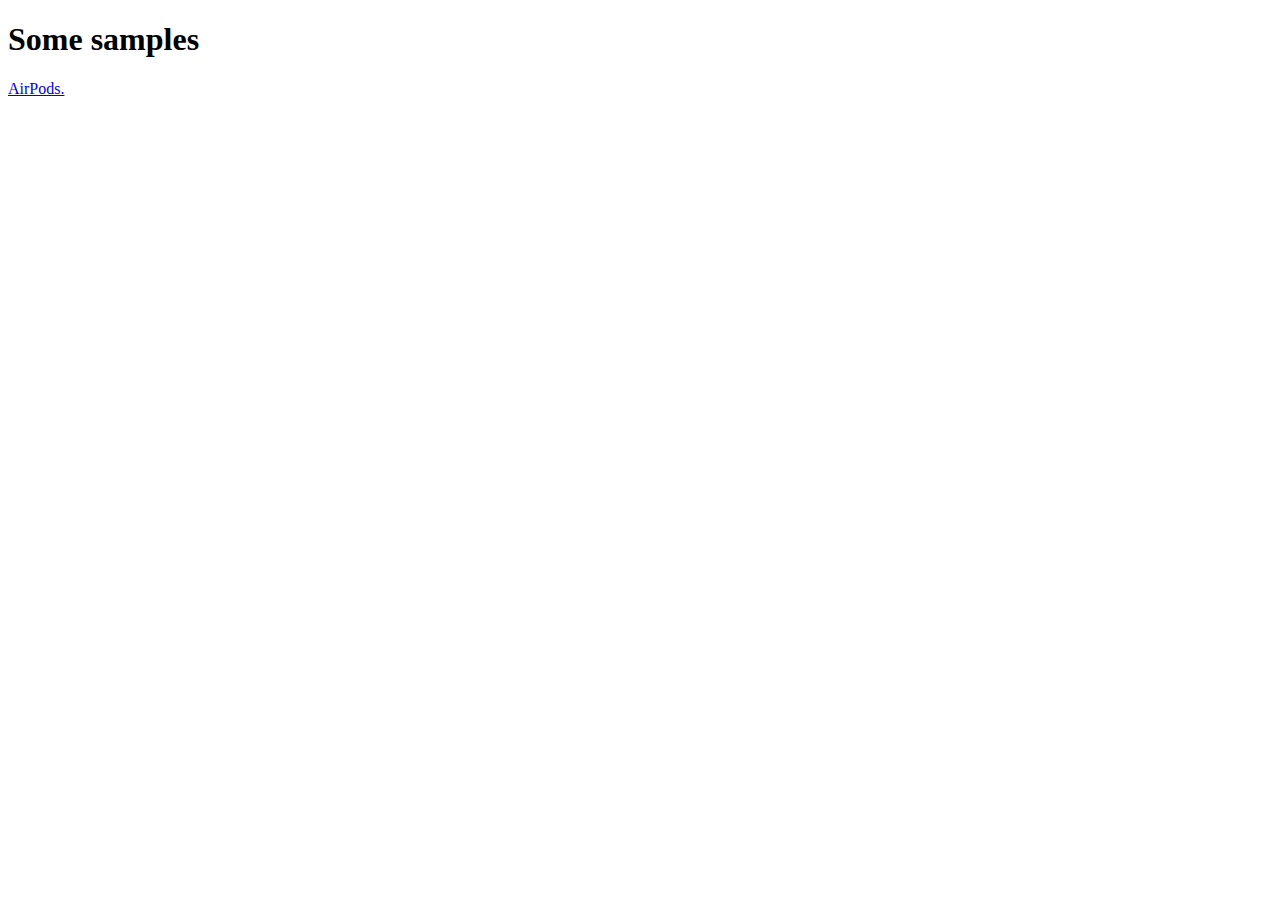
<file: Index.html>
<!DOCTYPE html>
<html lang="en">
  <head>
    <meta charset="UTF-8" />
    <meta http-equiv="X-UA-Compatible" content="IE=edge" />
    <meta name="viewport" content="width=device-width, initial-scale=1.0" />
    <title>Document</title>
  </head>
  <body>
    <h1>Some samples</h1>
    <p><a href="AirPods/AirPods.html">AirPods. </a></p>
  </body>
</html>
</file>
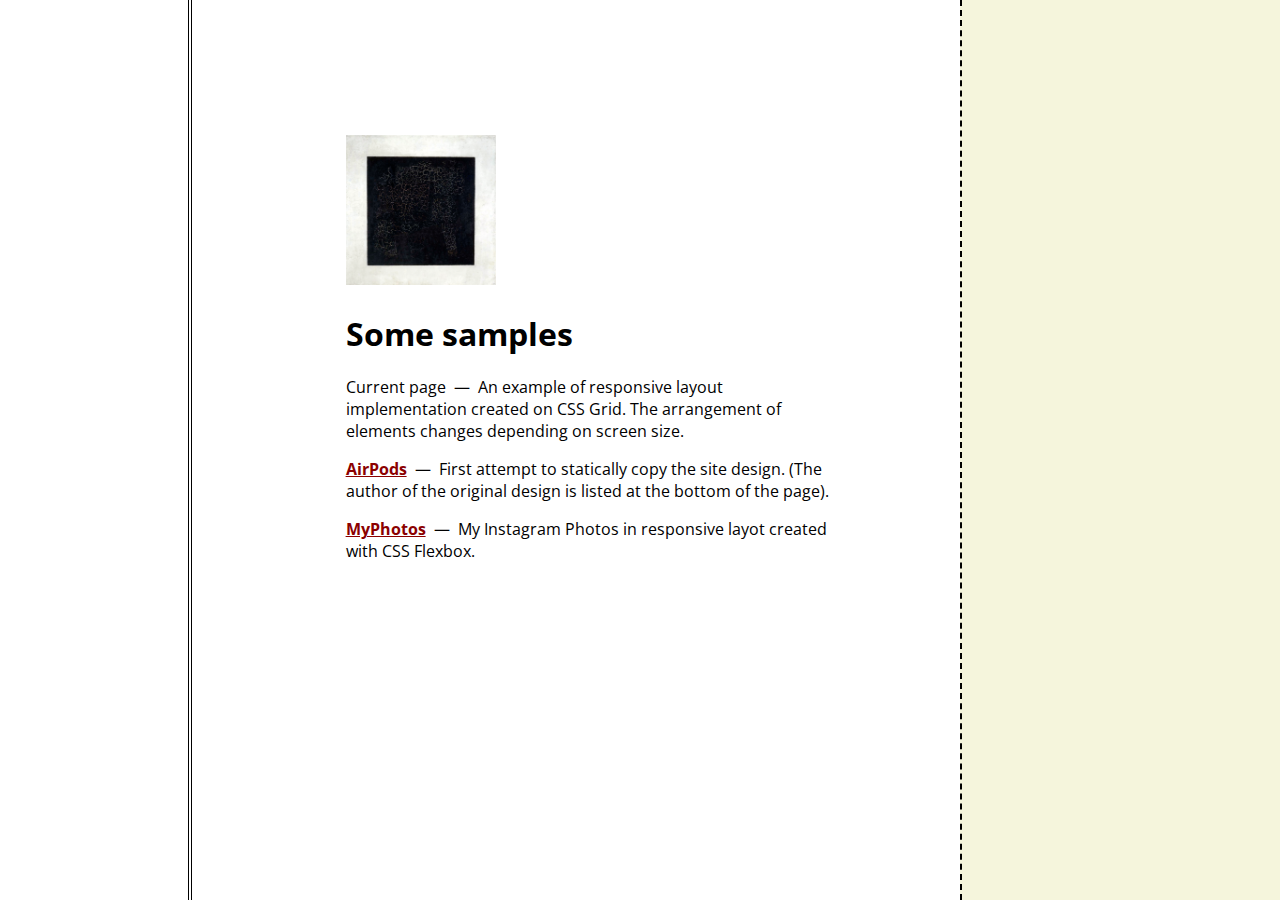
<file: index.html>
<!DOCTYPE html>
<html lang="en">
  <head>
    <meta charset="UTF-8" />
    <meta http-equiv="X-UA-Compatible" content="IE=edge" />
    <meta name="viewport" content="width=device-width, initial-scale=1.0" />
    <link rel="stylesheet" href="Index_Style.css" />
    <link rel="preconnect" href="https://fonts.googleapis.com" />
    <link rel="preconnect" href="https://fonts.gstatic.com" crossorigin />
    <link
      href="https://fonts.googleapis.com/css2?family=Open+Sans&display=swap"
      rel="stylesheet"
    />
    <title>Samples of my code</title>
  </head>

  <body>
    <div class="grid-container">
      <div class="left"></div>
      <div class="top"></div>
      <div class="right"></div>
      <!-- ! Main Section -->
      <div class="main">
        <img src="img\square.png" alt="Under Construction!" width="150px" />
        <h1>Some samples</h1>
        <p>
          Current page &nbsp;—&nbsp; An example of responsive layout
          implementation created on CSS Grid. The arrangement of elements
          changes depending on screen size.
        </p>
        <p>
          <a href="AirPods/AirPods.html">AirPods</a> &nbsp;—&nbsp; First attempt
          to statically copy the site design. (The author of the original design
          is listed at the bottom of the page).
        </p>
        <p>
          <a href="MyPhoto/MyPhoto.html">MyPhotos</a> &nbsp;—&nbsp; My Instagram
          Photos in responsive layot created with CSS Flexbox.
        </p>
      </div>
      <div class="bottom"></div>
    </div>
  </body>
</html>
</file>
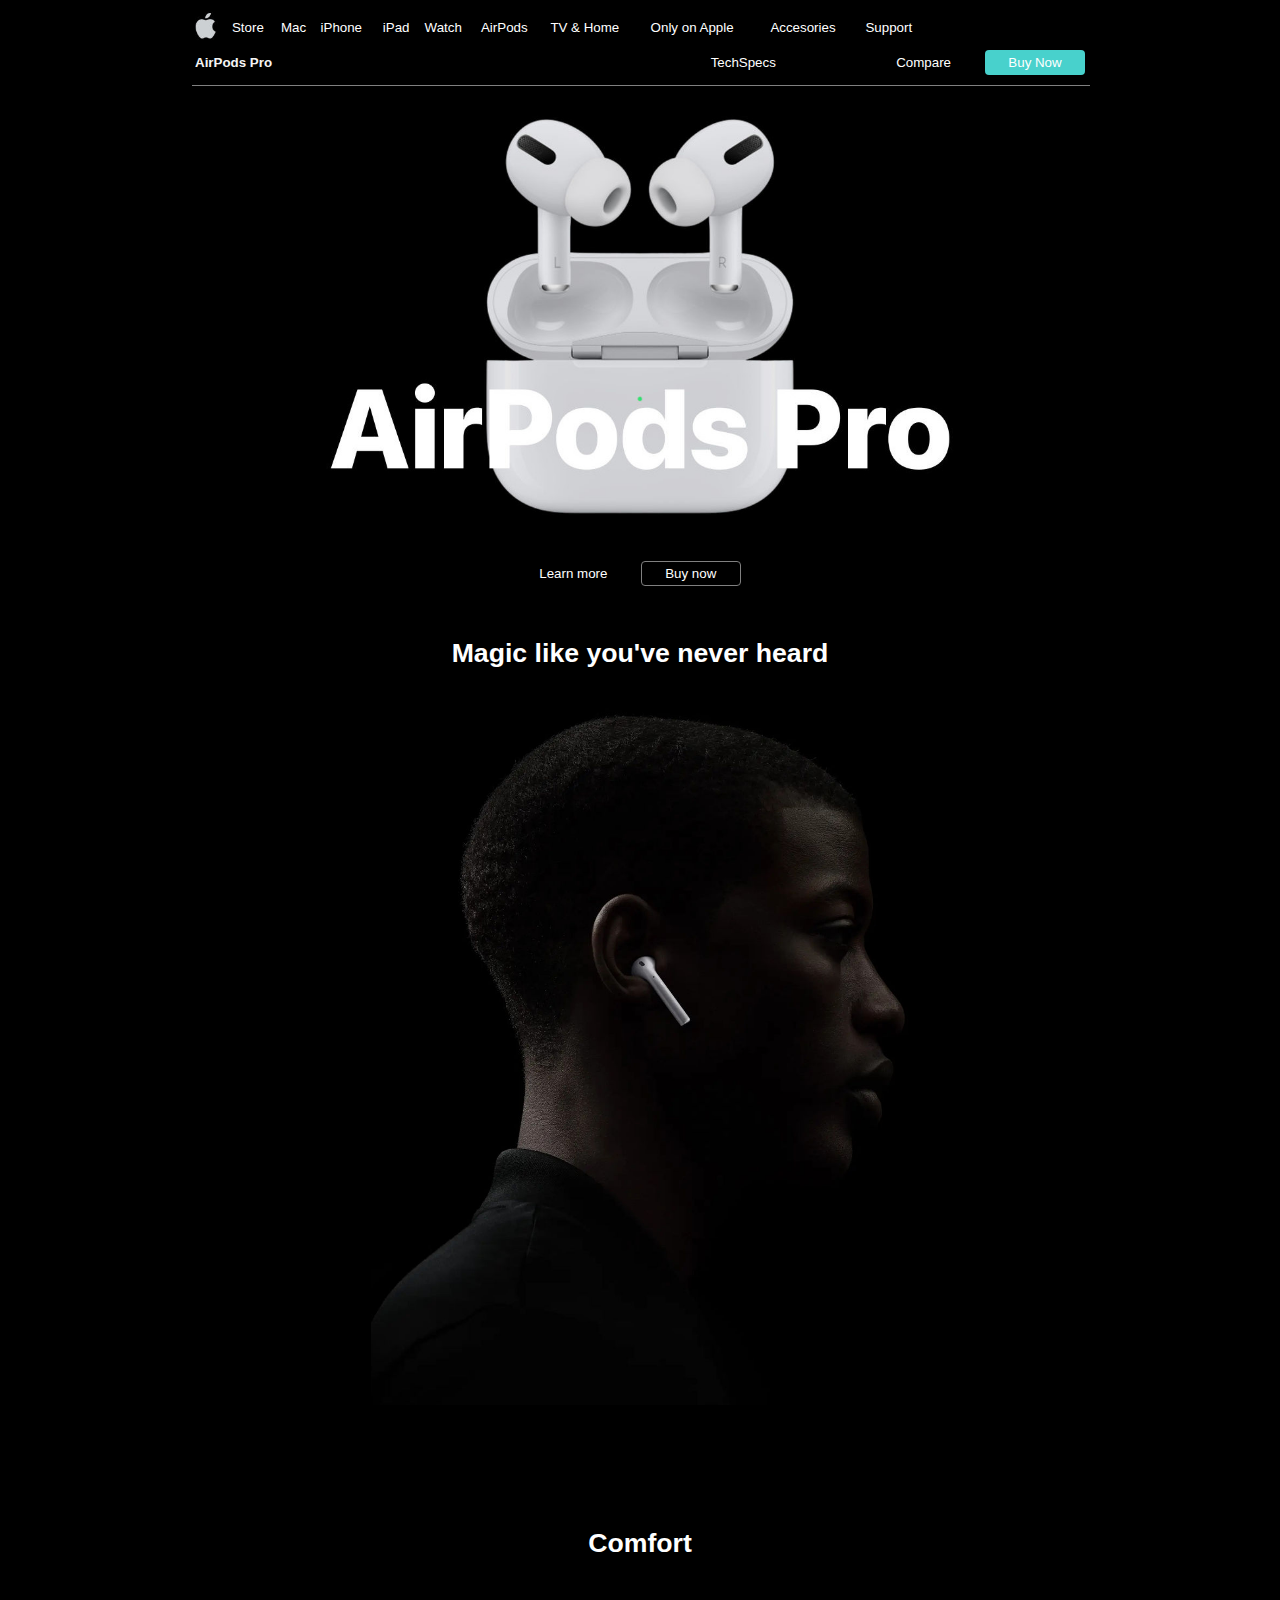
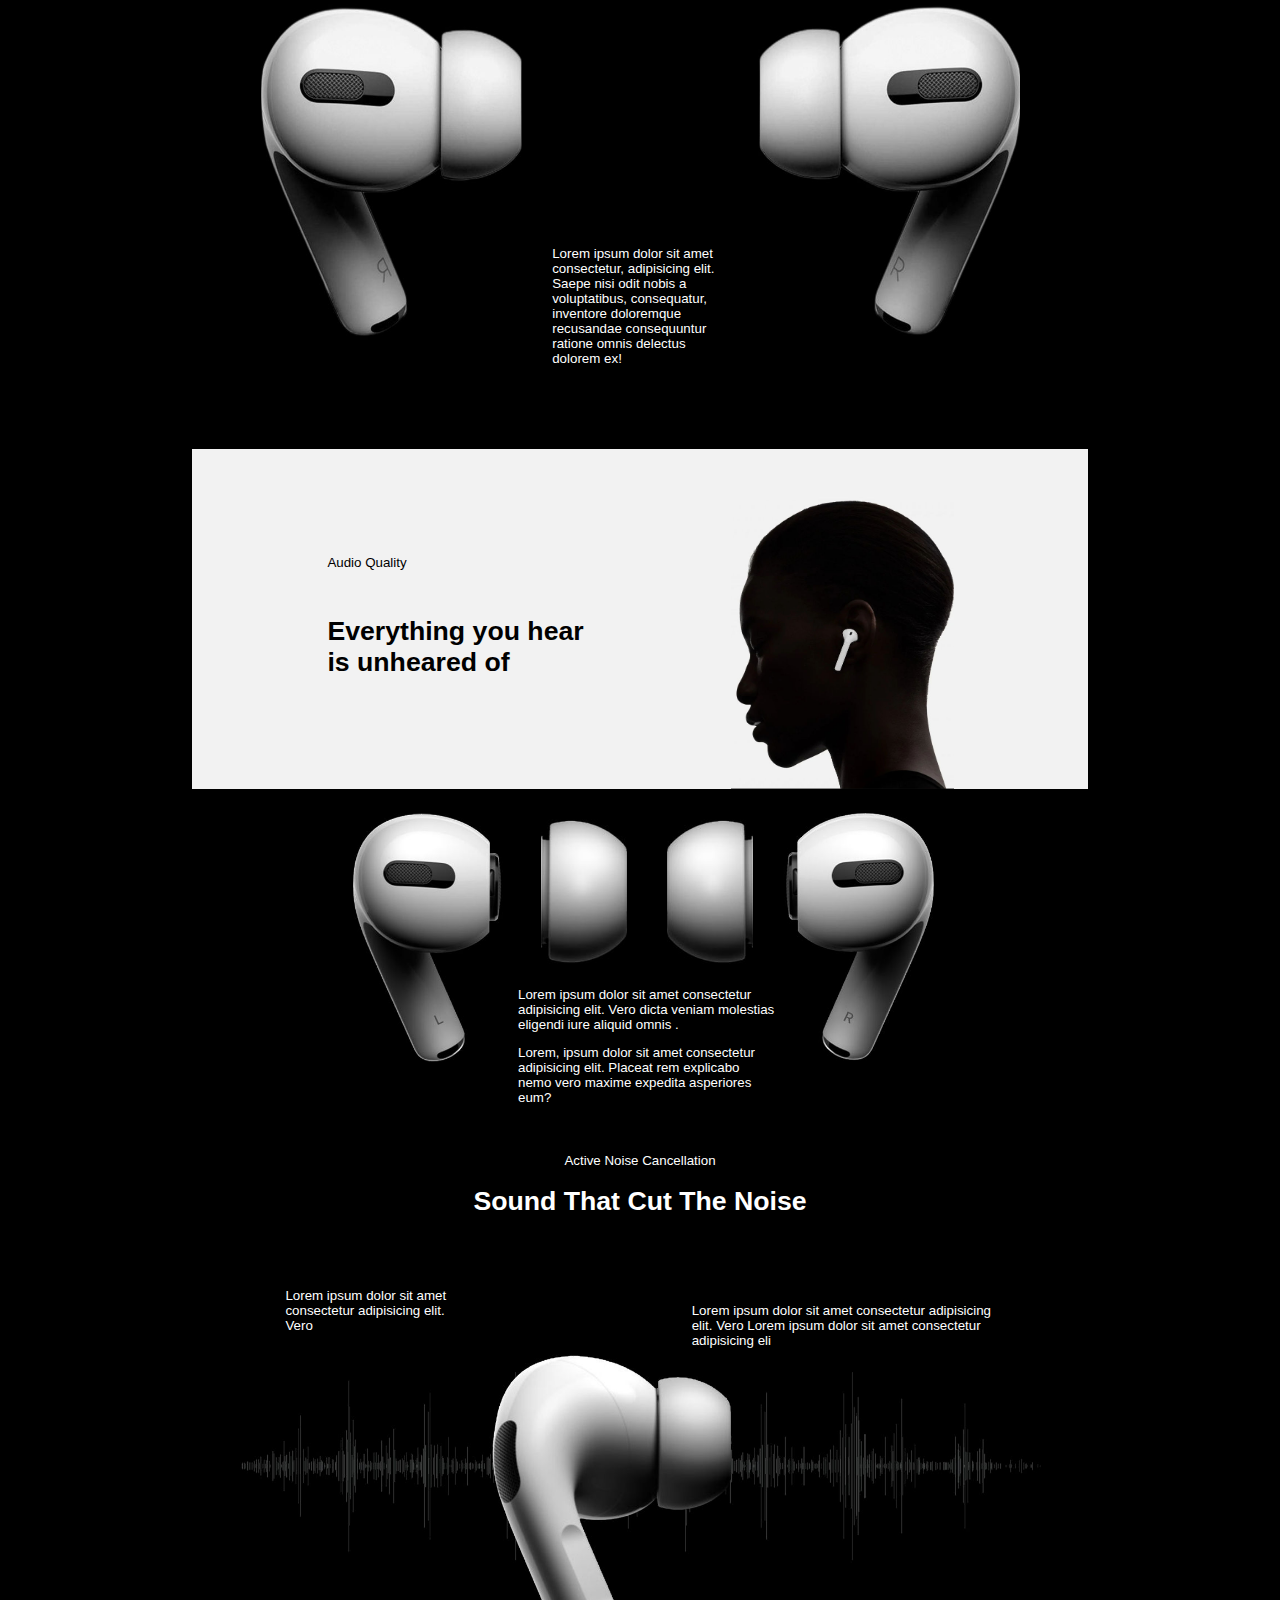
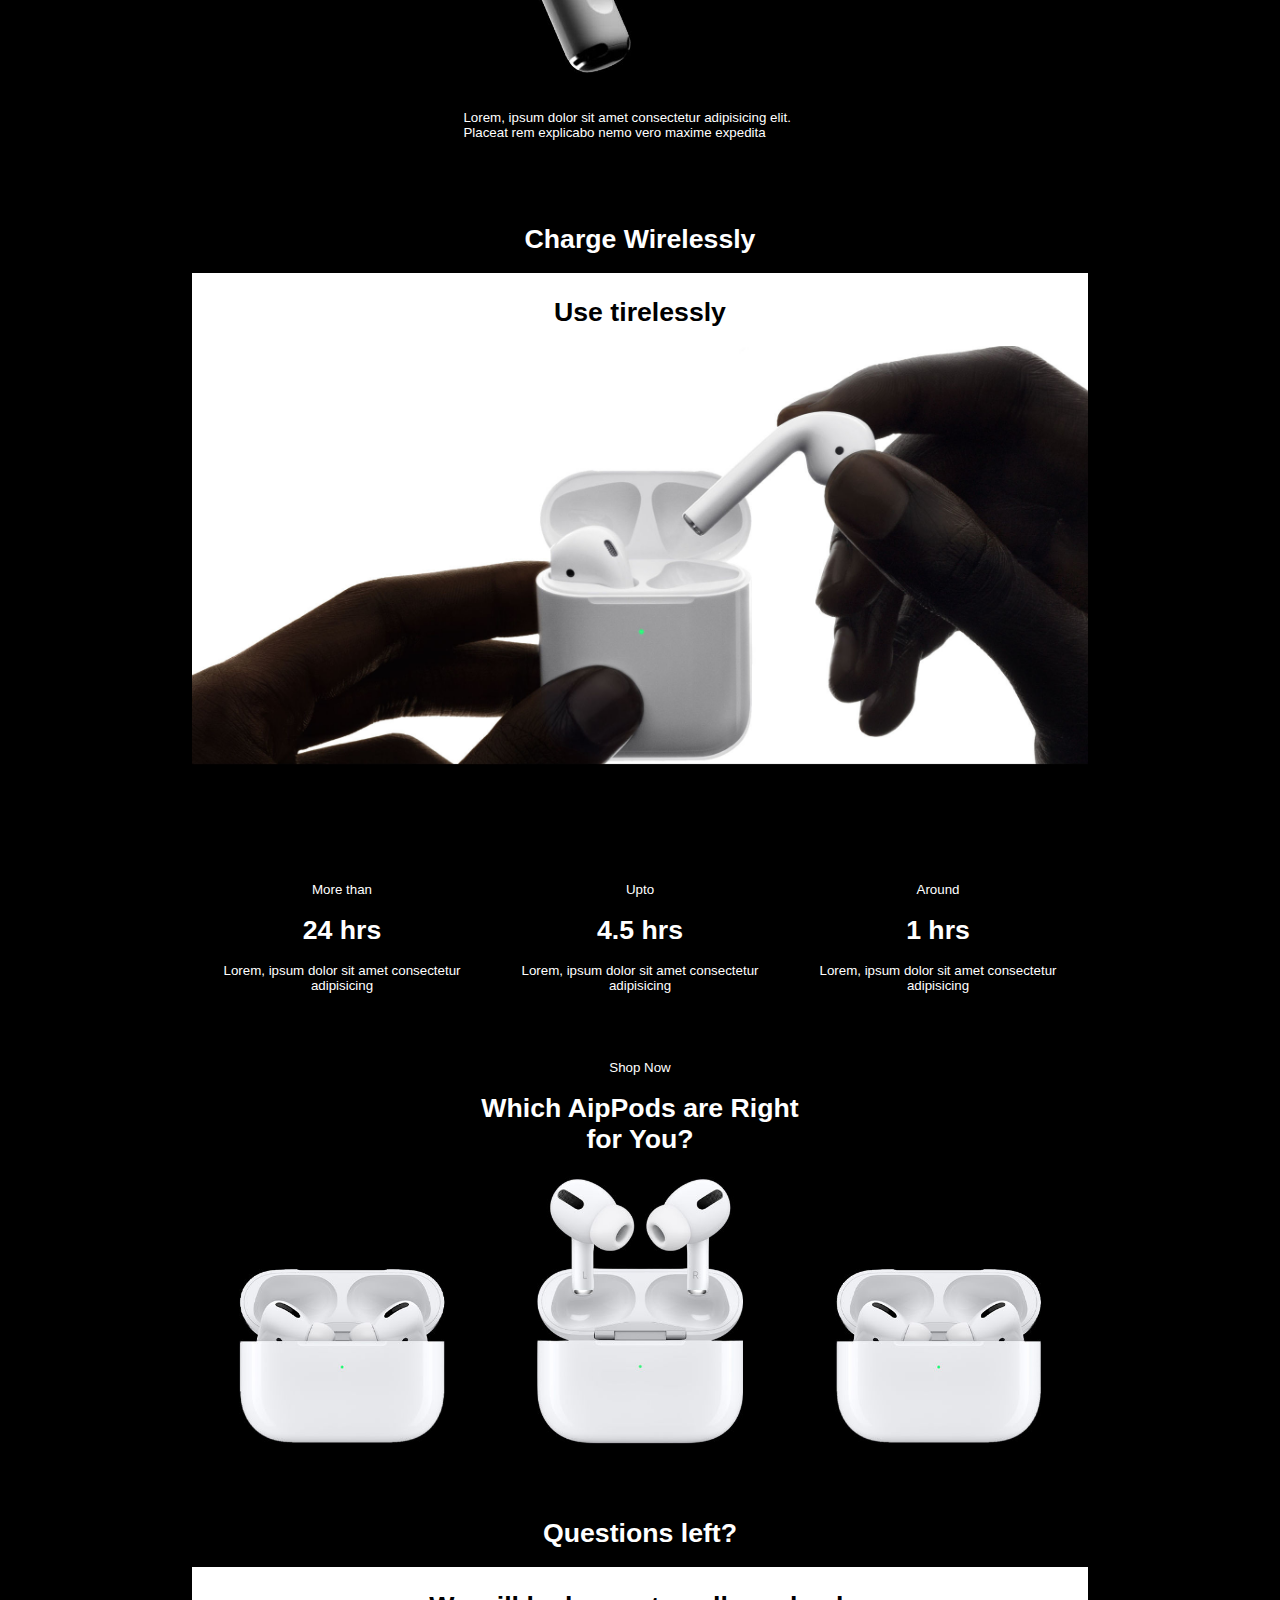
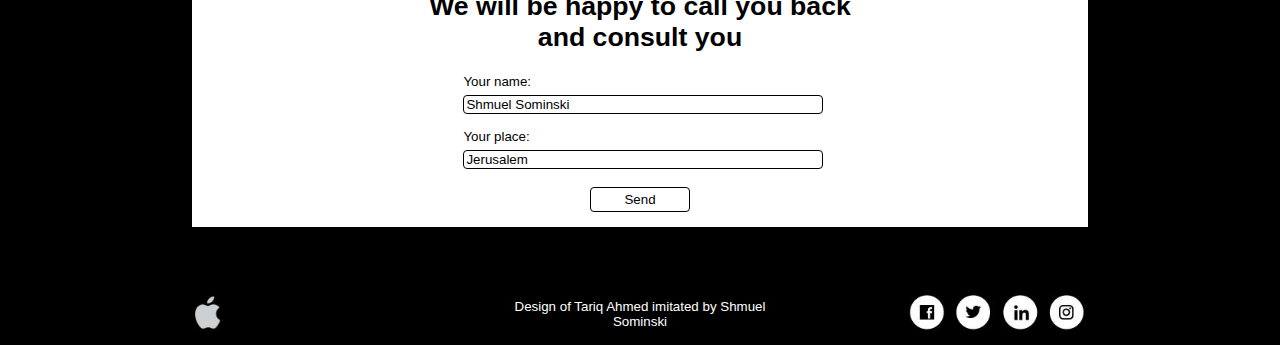
<file: AirPods/Index.html>
<!DOCTYPE html>
<html lang="en">
  <head>
    <meta charset="UTF-8" />
    <meta http-equiv="X-UA-Compatible" content="IE=edge" />
    <meta name="viewport" content="width=device-width, initial-scale=1.0" />
    <title>Document</title>
    <link rel="stylesheet" href="Global.css" />
  </head>

  <body>
    <!-- HEADER -->
    <header class="black">
      <!-- TOP LINE -->
      <table width="100%" border="0">
        <tr>
          <td><img src="img/Logo.jpg" height="30" alt="Apple" /></td>
          <td>Store</td>
          <td>Mac</td>
          <td>iPhone</td>
          <td>iPad</td>
          <td>Watch</td>
          <td>AirPods</td>
          <td>TV & Home</td>
          <td>Only on Apple</td>
          <td>Accesories</td>
          <td>Support</td>
          <td width="150px;">&nbsp;</td>
        </tr>
      </table>
      <!-- BOTTOM LINE -->
      <table width="100%" border="0">
        <tr>
          <td align="left" style="color: whitesmoke; font-weight: bolder">
            AirPods Pro
          </td>
          <td>&nbsp;</td>
          <td>&nbsp;</td>
          <td>&nbsp;</td>
          <td>&nbsp;</td>
          <td>&nbsp;</td>
          <td>&nbsp;</td>
          <td>&nbsp;</td>
          <td align="right">TechSpecs</td>
          <td align="right">Compare</td>
          <td align="right" width="130">
            <button class="bluebutton">Buy Now</button>
          </td>
        </tr>
      </table>
    </header>

    <hr noshade="1" size="1px" width="100%" />

    <center>
      <!-- BIG PODS -->
      <div class="black">
        <img src="img/TopAirpods.jpg" width="70%" border="0" /><br />
        <p>
          Learn more &nbsp; &nbsp; &nbsp; &nbsp;
          <button class="blackbutton">Buy now</button>
        </p>
      </div>
      <br />
      <div class="vr">&nbsp;</div>

      <!-- BOY -->
      <div class="black">
        <h1>Magic like you've never heard</h1>
        <div class="vr">&nbsp;</div>
        <br /><img src="img/ComfortBoy.jpg" width="60%" border="0" /><br />
      </div>

      <!-- COMFORT -->
      <div class="black">
        <h1>Comfort</h1>
        <br />
        <table border="0" padding="20px">
          <tr>
            <td align="right" valign="top" style="padding-right: 3%">
              <img src="img/LeftEar.jpg" width="80%" border="0" /><br /><br />
            </td>
            <td valign="bottom" width="20%">
              Lorem ipsum dolor sit amet consectetur, adipisicing elit. Saepe
              nisi odit nobis a voluptatibus, consequatur, inventore doloremque
              recusandae consequuntur ratione omnis delectus dolorem ex!
            </td>
            <td align="left" valign="top" style="padding-left: 3%">
              <img src="img/RightEar.jpg" width="80%" border="0" /><br /><br />
            </td>
          </tr>
        </table>
        <br /><br />
      </div>

      <!-- GIRL -->
      <div class="vr40">&nbsp;</div>
      <div class="white">
        <table border="0" cellspacing="0">
          <tr>
            <td width="15%">&nbsp;</td>
            <td>
              <p>Audio Quality</p>
              <br />
              <h1>
                Everything you hear <br />
                is unheared of
              </h1>
            </td>
            <td width="5%"></td>
            <td
              width="40%"
              valign="bottom"
              style="padding-top: 5%; padding-right: 15%; padding-bottom: 0px"
            >
              <img src="img/Girl.jpg" width="100%" align="left" border="0" />
            </td>
          </tr>
        </table>
      </div>

      <!-- CUT THE NOISE -->
      <div class="vr"></div>
      <br />
      <div class="black">
        <table width="100%" border="0">
          <tr>
            <td valign="top" align="right">
              <img src="img/CutLeft.jpg" width="50%" />
            </td>
            <td width="30%">
              <table border="0">
                <tr>
                  <td valign="top" align="center">
                    <table border="0">
                      <tr>
                        <td valign="top" align="center">
                          <img src="img/CutLeftSmall.jpg" width="70%" />
                        </td>
                        <td valign="top" align="center">
                          <img src="img/CutRightSmall.jpg" width="70%" />
                        </td>
                      </tr>
                    </table>
                  </td>
                </tr>
                <tr>
                  <td>
                    <p>
                      Lorem ipsum dolor sit amet consectetur adipisicing elit.
                      Vero dicta veniam molestias eligendi iure aliquid omnis .
                    </p>
                    <p>
                      Lorem, ipsum dolor sit amet consectetur adipisicing elit.
                      Placeat rem explicabo nemo vero maxime expedita asperiores
                      eum?
                    </p>
                  </td>
                </tr>
              </table>
            </td>
            <td valign="top"><img src="img/CutRight.jpg" width="50%" /></td>
          </tr>
        </table>
        <br />
        <p>Active Noise Cancellation</p>
        <h1>Sound That Cut The Noise</h1>
      </div>

      <!-- OSCILLATOR -->
      <div class="vr40">&nbsp;</div>
      <div class="black">
        <table width="100%">
          <tr>
            <td width="10%"></td>
            <td valign="top">
              Lorem ipsum dolor sit amet consectetur adipisicing elit. Vero
              <br />
            </td>
            <td width="25%"></td>
            <td valign="bottom">
              <br />
              Lorem ipsum dolor sit amet consectetur adipisicing elit. Vero
              Lorem ipsum dolor sit amet consectetur adipisicing eli
            </td>
            <td width="10%"></td>
          </tr>
        </table>
        <table width="100%">
          <tr>
            <td align="center"><img src="img\Oscillator.jpg" width="90%" /></td>
          </tr>
        </table>
        <br />
        <table width="100%">
          <tr>
            <td></td>
            <td width="40%">
              <p>
                Lorem, ipsum dolor sit amet consectetur adipisicing elit.
                Placeat rem explicabo nemo vero maxime expedita
              </p>
            </td>
            <td></td>
          </tr>
        </table>
      </div>

      <!-- CHARGE -->
      <div class="vr40">&nbsp;</div>
      <div class="black">
        <h1>Charge Wirelessly</h1>
      </div>
      <div class="white2">
        <div class="vr">&nbsp;</div>
        <h1>Use tirelessly</h1>
        <img src="img\Hands.jpg" width="100%" valign="bottom" />
      </div>

      <!-- SAIL -->
      <div class="vr40">&nbsp;</div>
      <div class="vr40">&nbsp;</div>
      <div class="black">
        <table>
          <tr>
            <td align="center">
              <p>More than</p>
              <h1>24 hrs</h1>
              Lorem, ipsum dolor sit amet consectetur adipisicing
            </td>
            <td align="center">
              <p>Upto</p>
              <h1>4.5 hrs</h1>
              Lorem, ipsum dolor sit amet consectetur adipisicing
            </td>
            <td align="center">
              <p>Around</p>
              <h1>1 hrs</h1>
              Lorem, ipsum dolor sit amet consectetur adipisicing
            </td>
          </tr>
        </table>
        <div class="vr40">&nbsp;</div>
        <p>Shop Now</p>
        <h1>
          Which AipPods are Right <br />
          for You?
        </h1>
        <table>
          <tr>
            <td align="center"><img src="img\Item1.jpg" width="70%" /></td>
            <td align="center"><img src="img\Item2.jpg" width="70%" /></td>
            <td align="center"><img src="img\Item3.jpg" width="70%" /></td>
          </tr>
        </table>
      </div>

      <!-- QUESTIONS -->
      <div class="vr40">&nbsp;</div>
      <div class="black">
        <h1>Questions left?</h1>
      </div>
      <div class="white2">
        <div class="vr">&nbsp;</div>
        <h1>
          We will be happy to call you back <br />
          and consult you
        </h1>
        <table width="100%" border="0">
          <tr>
            <td width="30%">&nbsp;</td>
            <td align="left">
              <form action="">
                <label for="fname">Your name:</label><br />
                <div class="vr">&nbsp;</div>
                <input
                  class="form"
                  type="text"
                  id="name"
                  name="name"
                  value="Shmuel Sominski"
                /><br /><br />
                <label for="lname">Your place:</label><br />
                <div class="vr">&nbsp;</div>
                <input
                  class="form"
                  type="text"
                  id="place"
                  name="place"
                  value="Jerusalem"
                /><br /><br />
              </form>
            </td>
            <td width="30%"></td>
          </tr>
        </table>
        <input class="whitebutton" type="submit" value="Send" /><br />&nbsp;
      </div>

      <!-- Footer -->
      <div class="black">
        <br />
        <div class="vr40"></div>
        <table width="100%" border="0">
          <tr>
            <td align="left" width="30%">
              <img src="img/LogoBottom.jpg" width="60%" />&nbsp;
            </td>
            <td align="center" width="30%">
              Design of Tariq Ahmed imitated by Shmuel Sominski
            </td>
            <td align="right" width="30%">
              <img src="img/Social.jpg" width="60%" />
            </td>
          </tr>
        </table>
      </div>
    </center>
  </body>
</html>
</file>
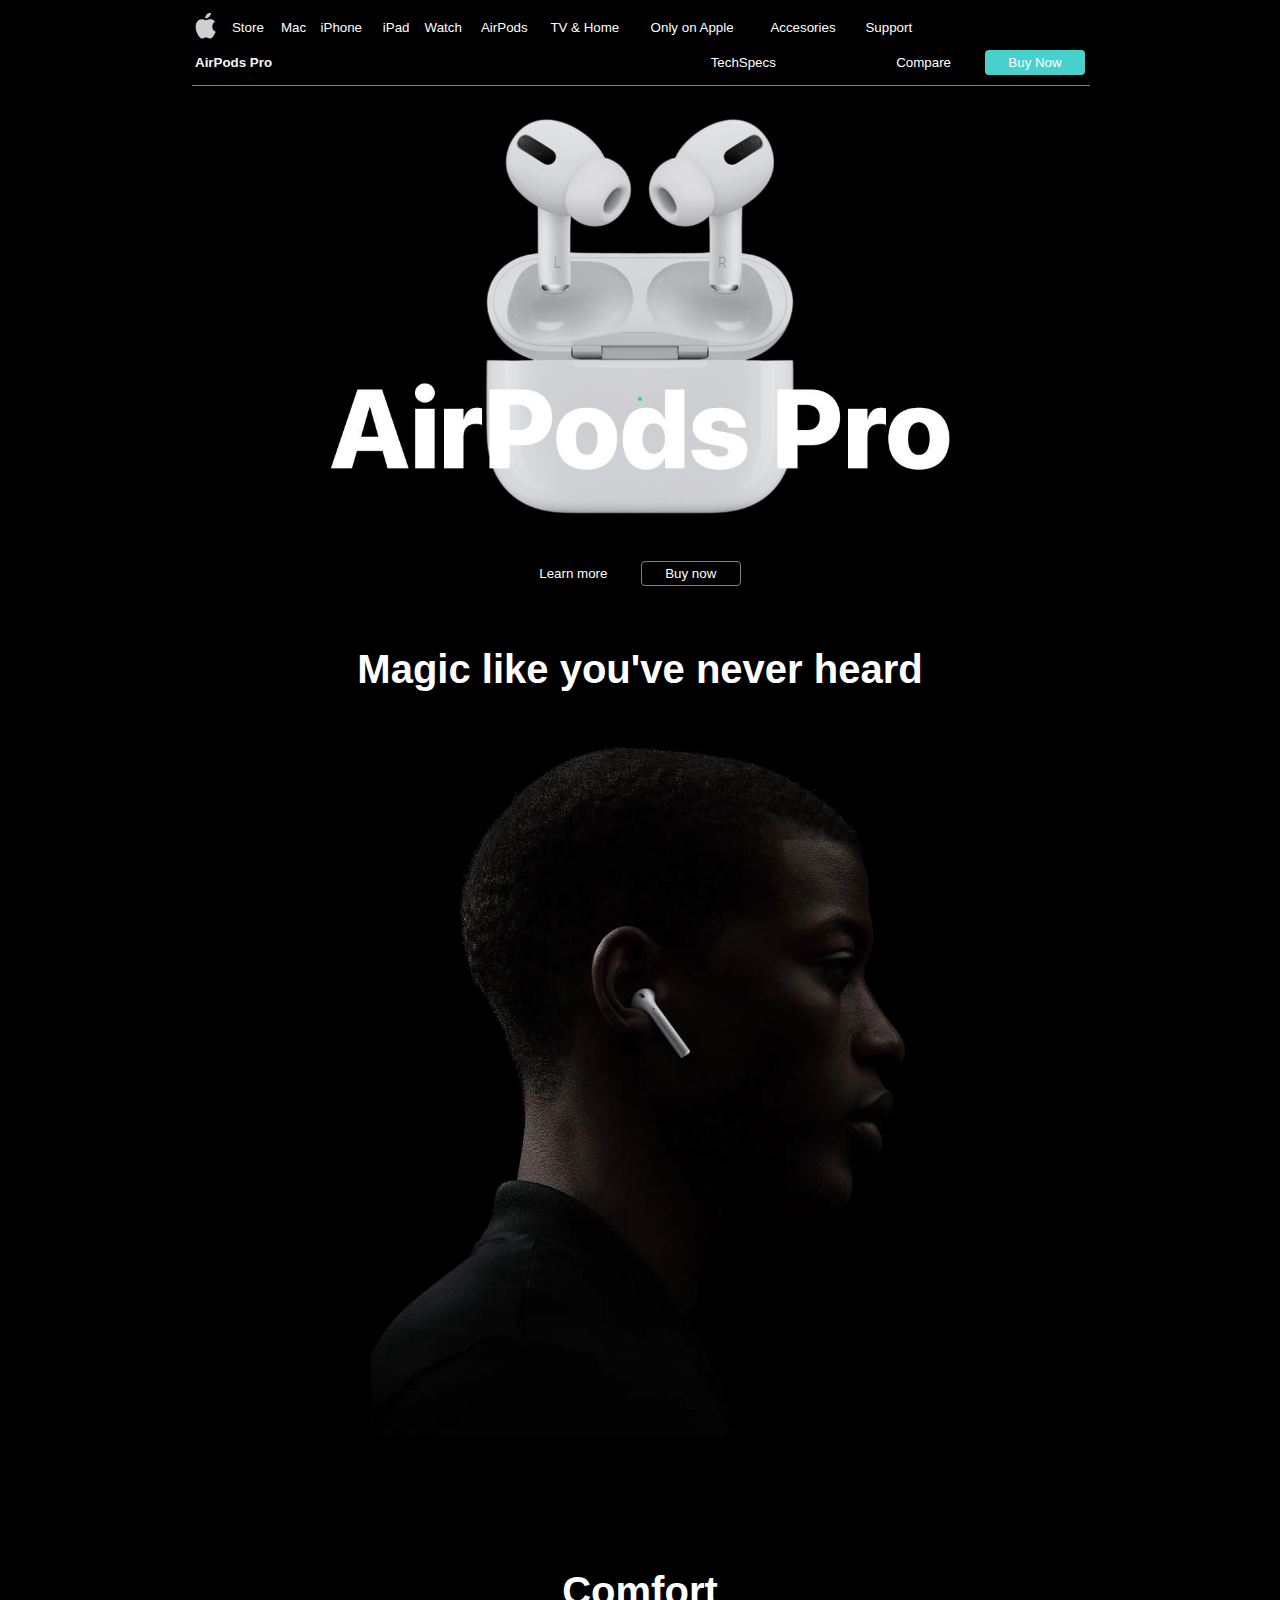
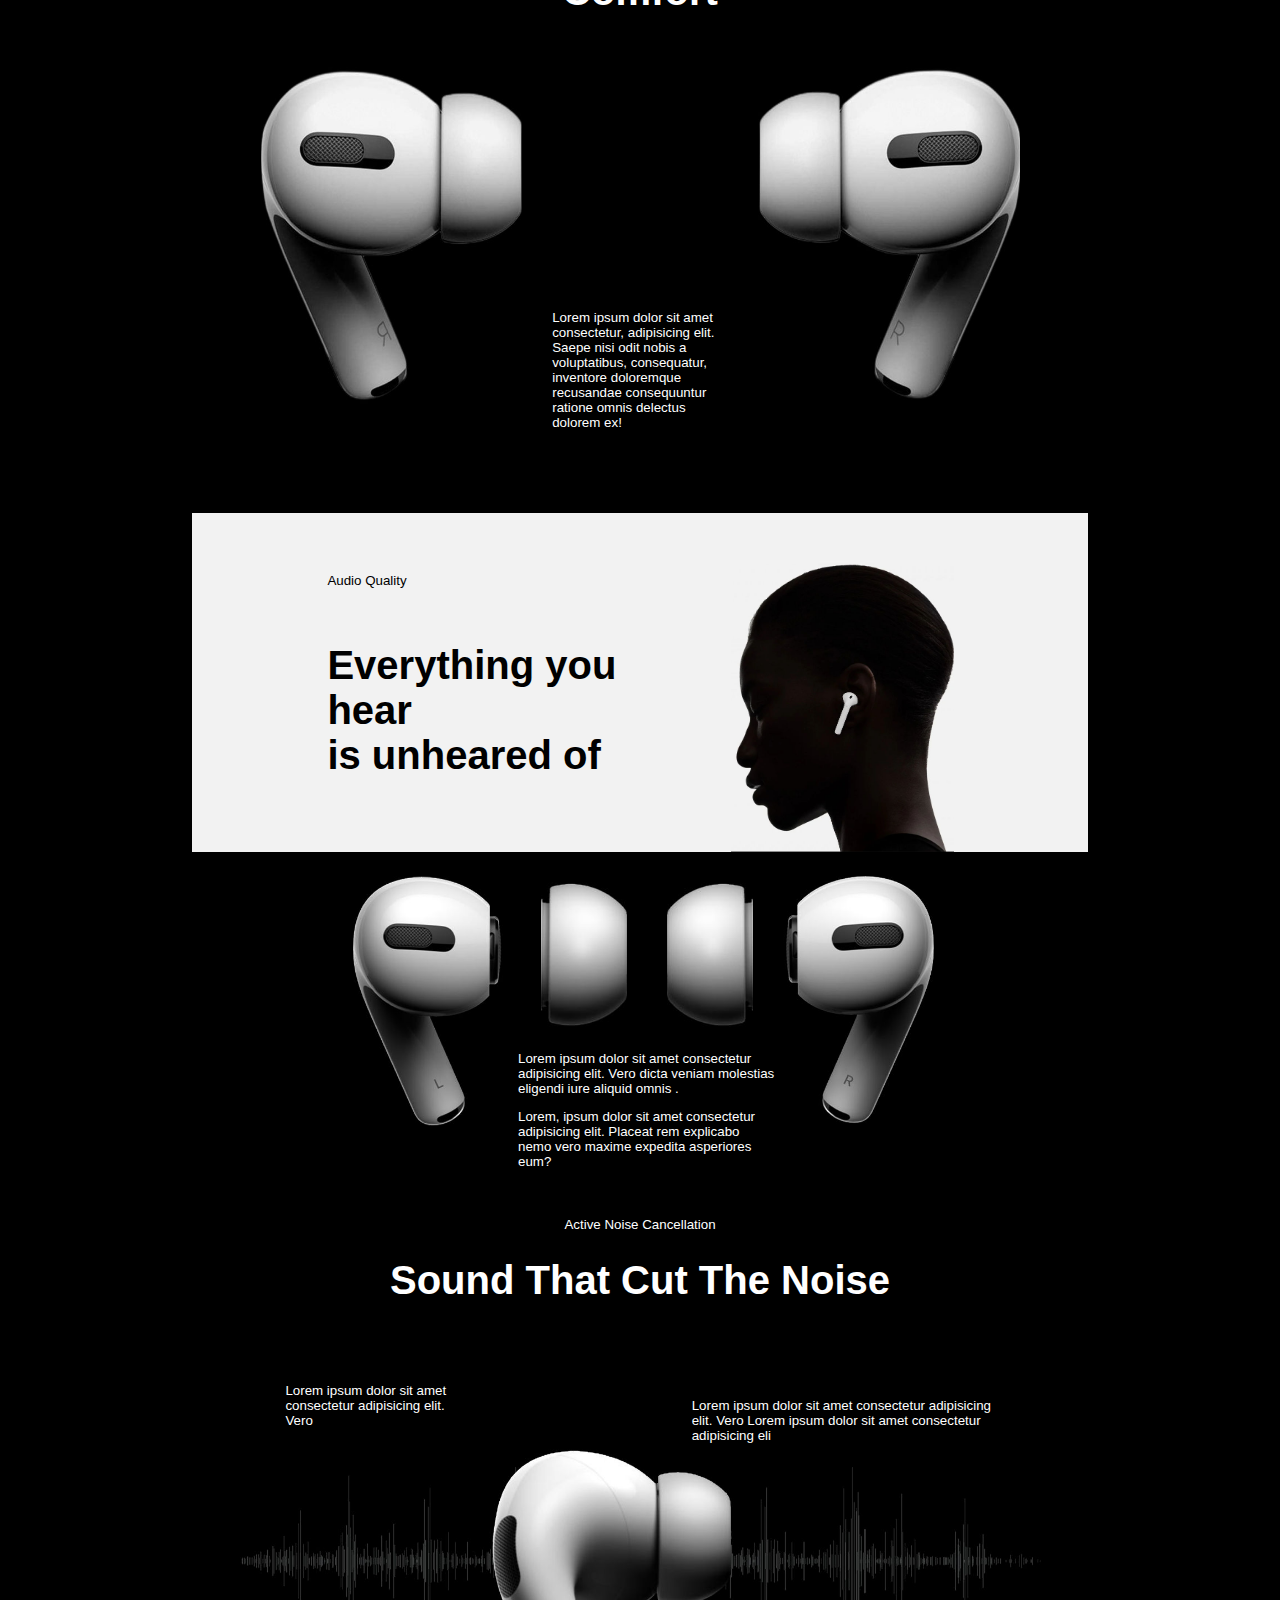
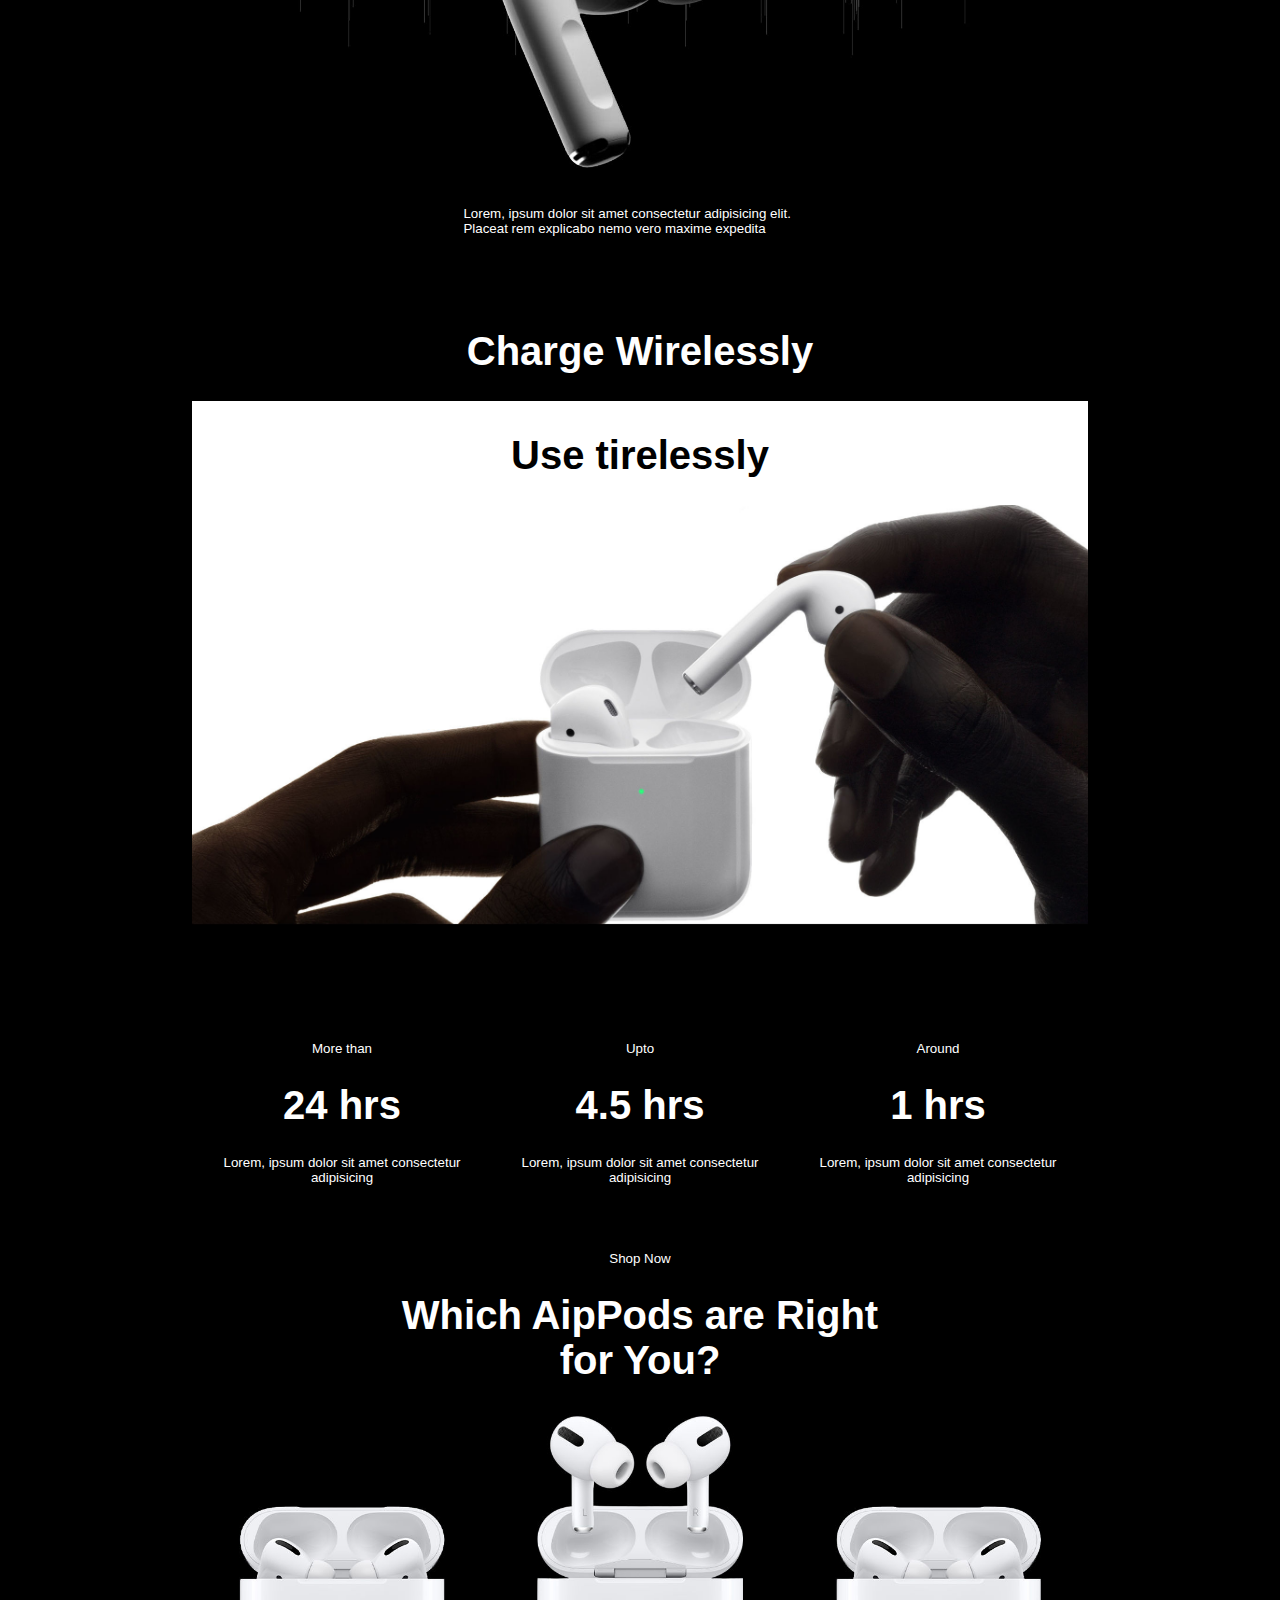
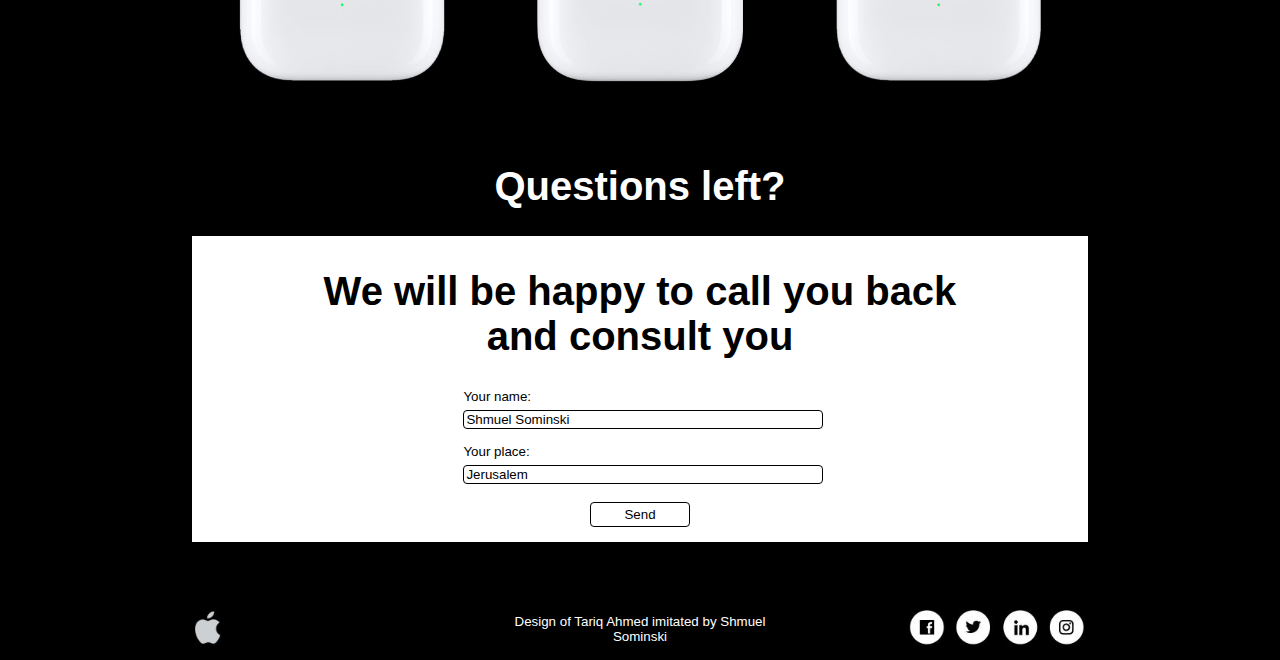
<file: AirPods/AirPods.html>
<!DOCTYPE html>
<html lang="en">
  <head>
    <meta charset="UTF-8" />
    <meta http-equiv="X-UA-Compatible" content="IE=edge" />
    <meta name="viewport" content="width=device-width, initial-scale=1.0" />
    <title>Document</title>
    <link rel="stylesheet" href="AirPods_Style.css" />
  </head>

  <body>
    <!-- HEADER -->
    <header class="black">
      <!-- TOP LINE -->
      <table width="100%" border="0">
        <tr>
          <td><img src="img/Logo.jpg" height="30" alt="Apple" /></td>
          <td>Store</td>
          <td>Mac</td>
          <td>iPhone</td>
          <td>iPad</td>
          <td>Watch</td>
          <td>AirPods</td>
          <td>TV & Home</td>
          <td>Only on Apple</td>
          <td>Accesories</td>
          <td>Support</td>
          <td width="150px;">&nbsp;</td>
        </tr>
      </table>
      <!-- BOTTOM LINE -->
      <table width="100%" border="0">
        <tr>
          <td align="left" style="color: whitesmoke; font-weight: bolder">
            AirPods Pro
          </td>
          <td>&nbsp;</td>
          <td>&nbsp;</td>
          <td>&nbsp;</td>
          <td>&nbsp;</td>
          <td>&nbsp;</td>
          <td>&nbsp;</td>
          <td>&nbsp;</td>
          <td align="right">TechSpecs</td>
          <td align="right">Compare</td>
          <td align="right" width="130">
            <button class="bluebutton">Buy Now</button>
          </td>
        </tr>
      </table>
    </header>

    <hr noshade="1" size="1px" width="100%" />

    <center>
      <!-- BIG PODS -->
      <div class="black">
        <img src="img/TopAirpods.jpg" width="70%" border="0" /><br />
        <p>
          Learn more &nbsp; &nbsp; &nbsp; &nbsp;
          <button class="blackbutton">Buy now</button>
        </p>
      </div>
      <br />
      <div class="vr">&nbsp;</div>

      <!-- BOY -->
      <div class="black">
        <h1 class="larger">Magic like you've never heard</h1>
        <div class="vr">&nbsp;</div>
        <br /><img src="img/ComfortBoy.jpg" width="60%" border="0" /><br />
      </div>

      <!-- COMFORT -->
      <div class="black">
        <h1 class="larger">Comfort</h1>
        <br />
        <table border="0" padding="20px">
          <tr>
            <td align="right" valign="top" style="padding-right: 3%">
              <img src="img/LeftEar.jpg" width="80%" border="0" /><br /><br />
            </td>
            <td valign="bottom" width="20%">
              Lorem ipsum dolor sit amet consectetur, adipisicing elit. Saepe
              nisi odit nobis a voluptatibus, consequatur, inventore doloremque
              recusandae consequuntur ratione omnis delectus dolorem ex!
            </td>
            <td align="left" valign="top" style="padding-left: 3%">
              <img src="img/RightEar.jpg" width="80%" border="0" /><br /><br />
            </td>
          </tr>
        </table>
        <br /><br />
      </div>

      <!-- GIRL -->
      <div class="vr40">&nbsp;</div>
      <div class="white">
        <table border="0" cellspacing="0">
          <tr>
            <td width="15%">&nbsp;</td>
            <td>
              <p>Audio Quality</p>
              <br />
              <h1 class="larger">
                Everything you hear <br />
                is unheared of
              </h1>
            </td>
            <td width="5%"></td>
            <td
              width="40%"
              valign="bottom"
              style="padding-top: 5%; padding-right: 15%; padding-bottom: 0px"
            >
              <img src="img/Girl.jpg" width="100%" align="left" border="0" />
            </td>
          </tr>
        </table>
      </div>

      <!-- CUT THE NOISE -->
      <div class="vr"></div>
      <br />
      <div class="black">
        <table width="100%" border="0">
          <tr>
            <td valign="top" align="right">
              <img src="img/CutLeft.jpg" width="50%" />
            </td>
            <td width="30%">
              <table border="0">
                <tr>
                  <td valign="top" align="center">
                    <table border="0">
                      <tr>
                        <td valign="top" align="center">
                          <img src="img/CutLeftSmall.jpg" width="70%" />
                        </td>
                        <td valign="top" align="center">
                          <img src="img/CutRightSmall.jpg" width="70%" />
                        </td>
                      </tr>
                    </table>
                  </td>
                </tr>
                <tr>
                  <td>
                    <p>
                      Lorem ipsum dolor sit amet consectetur adipisicing elit.
                      Vero dicta veniam molestias eligendi iure aliquid omnis .
                    </p>
                    <p>
                      Lorem, ipsum dolor sit amet consectetur adipisicing elit.
                      Placeat rem explicabo nemo vero maxime expedita asperiores
                      eum?
                    </p>
                  </td>
                </tr>
              </table>
            </td>
            <td valign="top"><img src="img/CutRight.jpg" width="50%" /></td>
          </tr>
        </table>
        <br />
        <p>Active Noise Cancellation</p>
        <h1 class="larger">Sound That Cut The Noise</h1>
      </div>

      <!-- OSCILLATOR -->
      <div class="vr40">&nbsp;</div>
      <div class="black">
        <table width="100%">
          <tr>
            <td width="10%"></td>
            <td valign="top">
              Lorem ipsum dolor sit amet consectetur adipisicing elit. Vero
              <br />
            </td>
            <td width="25%"></td>
            <td valign="bottom">
              <br />
              Lorem ipsum dolor sit amet consectetur adipisicing elit. Vero
              Lorem ipsum dolor sit amet consectetur adipisicing eli
            </td>
            <td width="10%"></td>
          </tr>
        </table>
        <table width="100%">
          <tr>
            <td align="center"><img src="img\Oscillator.jpg" width="90%" /></td>
          </tr>
        </table>
        <br />
        <table width="100%">
          <tr>
            <td></td>
            <td width="40%">
              <p>
                Lorem, ipsum dolor sit amet consectetur adipisicing elit.
                Placeat rem explicabo nemo vero maxime expedita
              </p>
            </td>
            <td></td>
          </tr>
        </table>
      </div>

      <!-- CHARGE -->
      <div class="vr40">&nbsp;</div>
      <div class="black">
        <h1 class="larger">Charge Wirelessly</h1>
      </div>
      <div class="white2">
        <div class="vr">&nbsp;</div>
        <h1 class="larger">Use tirelessly</h1>
        <img src="img\Hands.jpg" width="100%" valign="bottom" />
      </div>

      <!-- SAIL -->
      <div class="vr40">&nbsp;</div>
      <div class="vr40">&nbsp;</div>
      <div class="black">
        <table>
          <tr>
            <td align="center">
              <p>More than</p>
              <h1 class="larger">24 hrs</h1>
              Lorem, ipsum dolor sit amet consectetur adipisicing
            </td>
            <td align="center">
              <p>Upto</p>
              <h1 class="larger">4.5 hrs</h1>
              Lorem, ipsum dolor sit amet consectetur adipisicing
            </td>
            <td align="center">
              <p>Around</p>
              <h1 class="larger">1 hrs</h1>
              Lorem, ipsum dolor sit amet consectetur adipisicing
            </td>
          </tr>
        </table>
        <div class="vr40">&nbsp;</div>
        <p>Shop Now</p>
        <h1 class="larger">
          Which AipPods are Right <br />
          for You?
        </h1>
        <table>
          <tr>
            <td align="center"><img src="img\Item1.jpg" width="70%" /></td>
            <td align="center"><img src="img\Item2.jpg" width="70%" /></td>
            <td align="center"><img src="img\Item3.jpg" width="70%" /></td>
          </tr>
        </table>
      </div>

      <!-- QUESTIONS -->
      <div class="vr40">&nbsp;</div>
      <div class="black">
        <h1 class="larger">Questions left?</h1>
      </div>
      <div class="white2">
        <div class="vr">&nbsp;</div>
        <h1 class="larger">
          We will be happy to call you back <br />
          and consult you
        </h1>
        <table width="100%" border="0">
          <tr>
            <td width="30%">&nbsp;</td>
            <td align="left">
              <form action="">
                <label for="fname">Your name:</label><br />
                <div class="vr">&nbsp;</div>
                <input
                  class="form"
                  type="text"
                  id="name"
                  name="name"
                  value="Shmuel Sominski"
                /><br /><br />
                <label for="lname">Your place:</label><br />
                <div class="vr">&nbsp;</div>
                <input
                  class="form"
                  type="text"
                  id="place"
                  name="place"
                  value="Jerusalem"
                /><br /><br />
              </form>
            </td>
            <td width="30%"></td>
          </tr>
        </table>
        <input class="whitebutton" type="submit" value="Send" /><br />&nbsp;
      </div>

      <!-- Footer -->
      <div class="black">
        <br />
        <div class="vr40"></div>
        <table width="100%" border="0">
          <tr>
            <td align="left" width="30%">
              <img src="img/LogoBottom.jpg" width="60%" />&nbsp;
            </td>
            <td align="center" width="30%">
              Design of Tariq Ahmed imitated by Shmuel Sominski
            </td>
            <td align="right" width="30%">
              <img src="img/Social.jpg" width="60%" />
            </td>
          </tr>
        </table>
      </div>
    </center>
  </body>
</html>
</file>
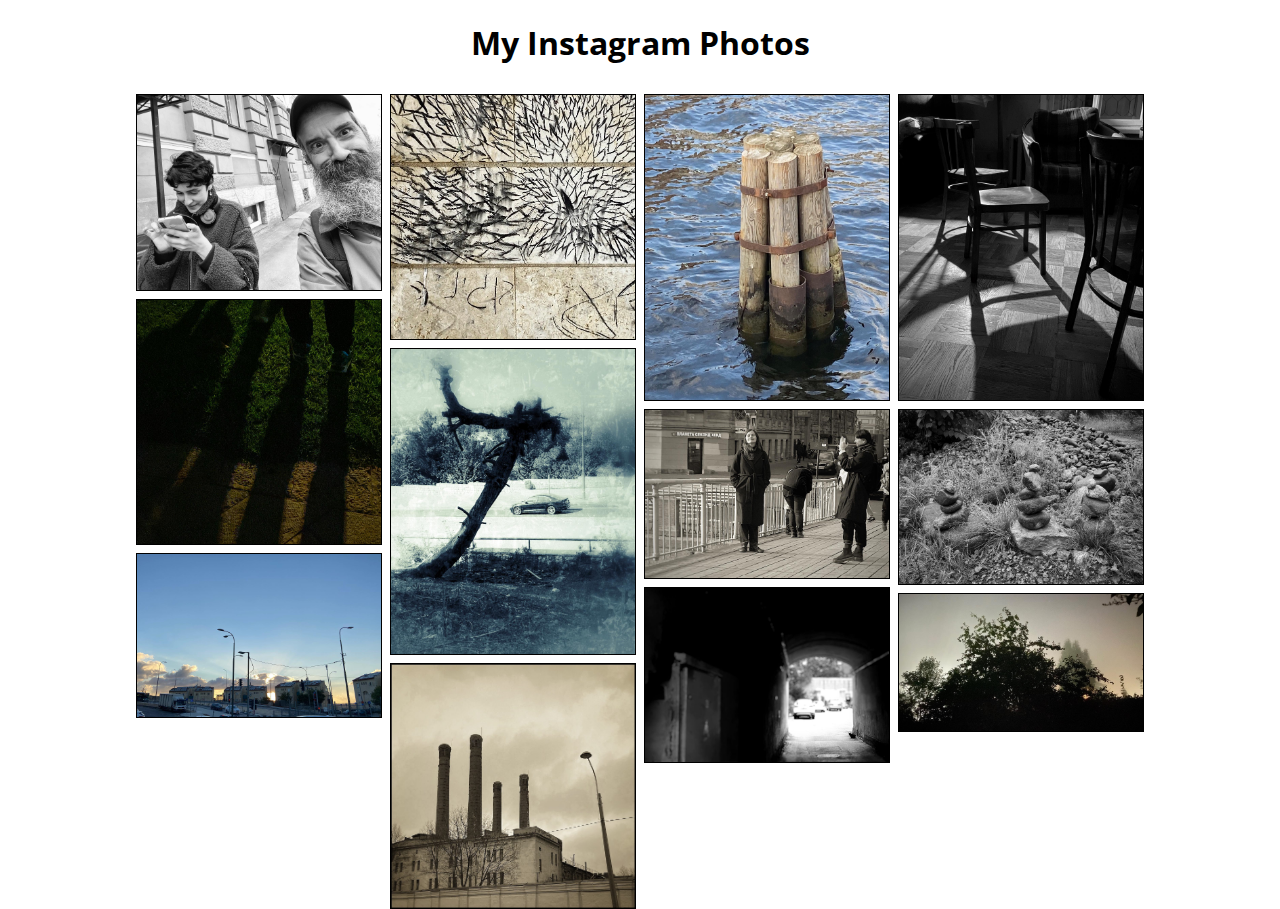
<file: MyPhoto/MyPhoto.html>
<!DOCTYPE html>
<html lang="en">
  <head>
    <meta charset="UTF-8" />
    <meta http-equiv="X-UA-Compatible" content="IE=edge" />
    <meta name="viewport" content="width=device-width, initial-scale=1.0" />
    <title>My Photos</title>
    <link rel="stylesheet" href="MyPhoto.css" />
    <!-- Fonts embed -->
    <link rel="preconnect" href="https://fonts.googleapis.com" />
    <link rel="preconnect" href="https://fonts.gstatic.com" crossorigin />
    <link
      href="https://fonts.googleapis.com/css2?family=Open+Sans&display=swap"
      rel="stylesheet"
    />
  </head>
  <body>
    <!-- Header -->

    <center>
      <h1>My Instagram Photos</h1>

      <!-- Photo Grid -->
      <div class="row">
        <div class="column">
          <img src="img\1.jpg" style="width: 100%" />
          <img src="img\2.jpg" style="width: 100%" />
          <img src="img\3.jpg" style="width: 100%" />
        </div>
        <div class="column">
          <img src="img\4.jpg" style="width: 100%" />
          <img src="img\5.jpg" style="width: 100%" />
          <img src="img\6.jpg" style="width: 100%" />
        </div>
        <div class="column">
          <img src="img\7.jpg" style="width: 100%" />
          <img src="img\8.jpg" style="width: 100%" />
          <img src="img\9.jpg" style="width: 100%" />
        </div>
        <div class="column">
          <img src="img\10.jpg" style="width: 100%" />
          <img src="img\11.jpg" style="width: 100%" />
          <a href="img\12.jpg" target="_blank" max-width="300px"
            ><img src="img\12.jpg" style="width: 100%"
          /></a>
        </div>
      </div>
    </center>
  </body>
</html>
</file>
<file: Index_Style.css>
body {
  margin: 0;
  font-family: "Open Sans", sans-serif;
}
.grid-container {
  display: grid;
  width: 100%;
  height: 100vh;
  grid-template-columns: 15% 60% auto;
  grid-template-rows: 15% auto auto;
  gap: 0;
}
.grid-container > div {
  text-align: left;
  font-size: 12;
}

/* Grid structure */
.left {
  grid-row: 1 / -1;
  grid-column: 1;
  border-right: 4px double black;
  background-color: white;
}
.right {
  grid-row: 1 / -1;
  grid-column: 3;
  border-left: 2px dashed black;
  background-color: beige;
}
/* ! Main section */
.main {
  background-color: white;
  padding-left: 20%;
  padding-right: 15%;
}

.top {
  background-color: white;
}
.bottom {
  background-color: white;
}
/* Formatting */
a {
  color: darkred;
  font-weight: bolder;
}
a:visited {
  color: gray;
  font-weight: inherit;
}
/* For small width */
@media (max-width: 850px) {
  .grid-container {
    display: grid;
    width: 100%;
    height: 100vh;
    grid-template-columns: 7% 85% auto;
    grid-template-rows: 3% auto auto;
    gap: 0;
  }
  .main {
    background-color: white;
    padding-left: 10%;
    padding-right: 8%;
  }
}
</file>
<file: AirPods/Global.css>
body {
  background-color: black;
  max-width: 70%;
  min-width: fit-content;
  margin-left: 15%;
  margin-right: 15%;
  font-size: smaller;
  font-family: Arial, Helvetica, sans-serif;
  /* font-weight: bold; */
  color: grey;
}
.larger {
  font-family: ; /* TODO Бесплатный аналог Sequel Sans Headline или Urbane Demi Bold ? */
  font-size: 3em /* xxx-large */;
}
.black {
  color: white;
}
.white {
  background-color: #f2f2f2;
  color: black;
}
.white2 {
  background-color: white;
  color: black;
}
.bluebutton {
  color: white;
  background-color: mediumturquoise;
  width: 100px;
  height: 25px;
  border: 0pt;
  border-radius: 4px;
}
.blackbutton {
  color: white;
  background-color: black;
  width: 100px;
  height: 25px;
  border: 1pt;
  border-style: none;
  border-color: grey;
  border-style: solid;
  border-radius: 4px;
}
.whitebutton {
  color: black;
  background-color: white;
  width: 100px;
  height: 25px;
  border: 1pt;
  border-style: none;
  border-color: black;
  border-style: solid;
  border-radius: 4px;
}
.form {
  border-radius: 4px;
  border: 1px solid;
  width: 100%;
}
.vr {
  border-left: 0px;
  height: 6px;
  left: 50%;
  top: 0;
}
.vr40 {
  border-left: 0px;
  height: 50px;
  left: 50%;
  top: 0;
}
</file>
<file: AirPods/AirPods_Style.css>
body {
  background-color: black;
  max-width: 70%;
  min-width: fit-content;
  margin-left: 15%;
  margin-right: 15%;
  font-size: smaller;
  font-family: Arial, Helvetica, sans-serif;
  /* font-weight: bold; */
  color: grey;
}
.larger {
  font-family: ; /* TODO Бесплатный аналог Sequel Sans Headline или Urbane Demi Bold ? */
  font-size: 3em /* xxx-large */;
}
.black {
  color: white;
}
.white {
  background-color: #f2f2f2;
  color: black;
}
.white2 {
  background-color: white;
  color: black;
}
.bluebutton {
  color: white;
  background-color: mediumturquoise;
  width: 100px;
  height: 25px;
  border: 0pt;
  border-radius: 4px;
}
.blackbutton {
  color: white;
  background-color: black;
  width: 100px;
  height: 25px;
  border: 1pt;
  border-style: none;
  border-color: grey;
  border-style: solid;
  border-radius: 4px;
}
.whitebutton {
  color: black;
  background-color: white;
  width: 100px;
  height: 25px;
  border: 1pt;
  border-style: none;
  border-color: black;
  border-style: solid;
  border-radius: 4px;
}
.form {
  border-radius: 4px;
  border: 1px solid;
  width: 100%;
}
.vr {
  border-left: 0px;
  height: 6px;
  left: 50%;
  top: 0;
}
.vr40 {
  border-left: 0px;
  height: 50px;
  left: 50%;
  top: 0;
}
</file>
<file: MyPhoto/MyPhoto.css>
* {
  box-sizing: border-box;
}
body {
  margin: 0;
  font-family: "Open Sans", sans-serif;
}
img {
  border: 1px solid black;
}
img:hover {
  border: 3px solid black;
  box-shadow: 2px gray;
}
/* FLEX */
.row {
  display: flex;
  max-width: 80%;
  flex-flow: row wrap;
  padding: 0 4px;
}
/* Create four equal columns that sits next to each other */
.column {
  flex: 25%;
  max-width: 25%;
  padding: 0 4px;
}
.column img {
  margin-top: 8px;
  vertical-align: middle;
}
/* Responsive layout - makes a two column-layout instead of four columns */
@media (max-width: 800px) {
  .column {
    flex: 50%;
    max-width: 50%;
  }
}

/* Responsive layout - makes the two columns stack on top of each other instead of next to each other */
@media (max-width: 600px) {
  .column {
    flex: 100%;
    max-width: 100%;
  }
}
</file>
